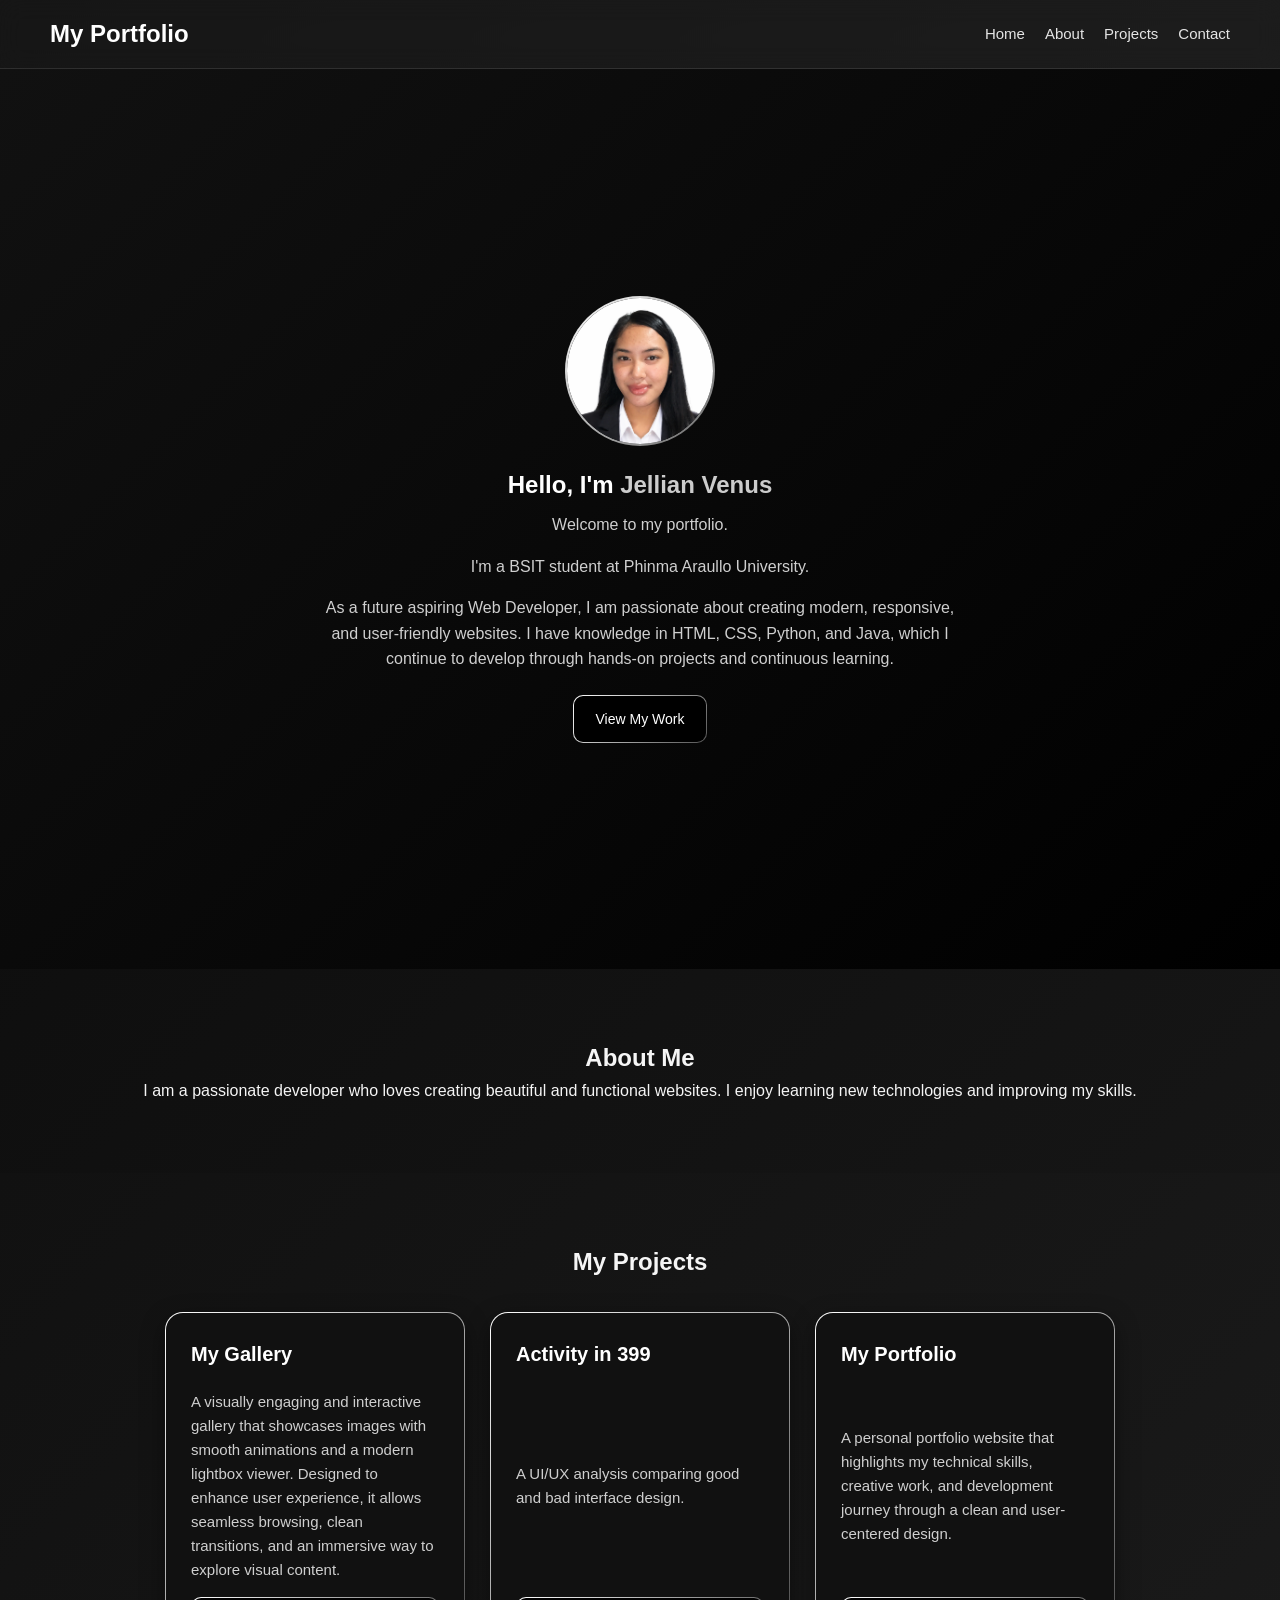
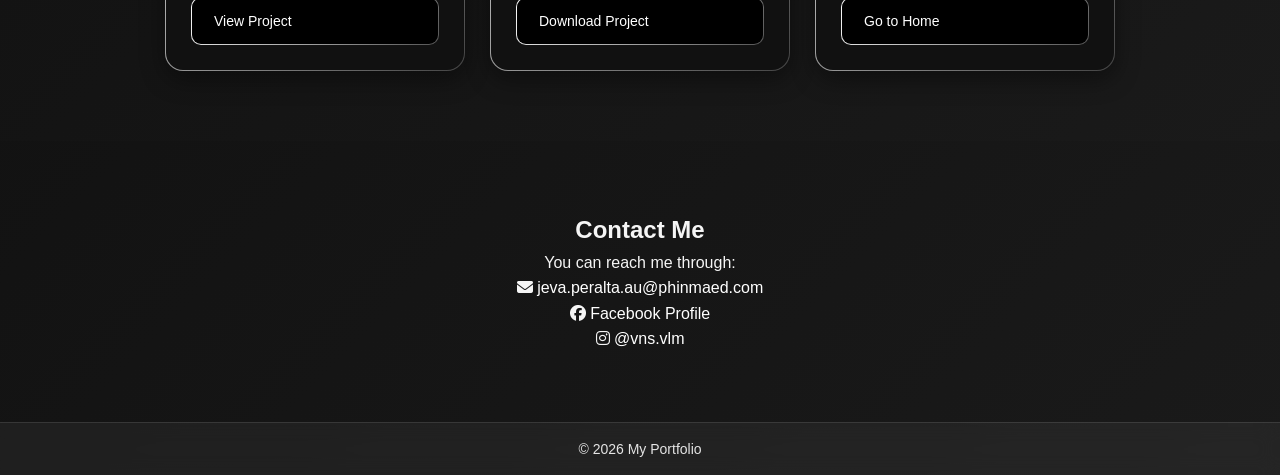
<file: index.html>
<!DOCTYPE html>
<html lang="en">
<head>
    <meta charset="UTF-8">
    <meta name="viewport" content="width=device-width, initial-scale=1.0">
    <title>Jellian Venus Portfolio</title>

    <!-- CSS -->
    <link rel="stylesheet" href="style.css">

    <!-- Font Awesome -->
    <link rel="stylesheet" href="https://cdnjs.cloudflare.com/ajax/libs/font-awesome/6.5.0/css/all.min.css">
</head>

<body>

<!-- NAVBAR -->
<header>
    <nav class="navbar">
        <h1 class="logo">My Portfolio</h1>
        <ul class="nav-links">
            <li><a href="#home">Home</a></li>
            <li><a href="#about">About</a></li>
            <li><a href="#projects">Projects</a></li>
            <li><a href="#contact">Contact</a></li>
        </ul>
    </nav>
</header>

<!-- HERO -->
<section id="home" class="hero">

    <!-- FIXED IMAGE PATH -->
    <img src="profile.png" alt="Jellian Profile" class="profile-pic">

    <h2>Hello, I'm <span>Jellian Venus</span></h2>

    <p>Welcome to my portfolio.</p>
    <p>I'm a BSIT student at Phinma Araullo University.</p>

    <p>
        As a future aspiring Web Developer, I am passionate about creating modern,
        responsive, and user-friendly websites. I have knowledge in HTML, CSS,
        Python, and Java, which I continue to develop through hands-on projects
        and continuous learning.
    </p>

    <a href="#projects" class="btn">View My Work</a>
</section>

<!-- ABOUT -->
<section id="about" class="about">
    <h2>About Me</h2>
    <p>
        I am a passionate developer who loves creating beautiful and functional websites.
        I enjoy learning new technologies and improving my skills.
    </p>
</section>

<!-- PROJECTS -->
<section id="projects" class="projects">
    <h2>My Projects</h2>

    <div class="project-container">

        <!-- PROJECT 1 -->
        <div class="project-card">
            <h3>My Gallery</h3>
            <p>
                A visually engaging and interactive gallery that showcases images with smooth animations and a modern lightbox viewer. Designed to enhance user experience, it allows seamless browsing, clean transitions, and an immersive way to explore visual content.
            </p>

            <!-- SAFE LINK -->
            <a href="https://jevaperaltaau-png.github.io/Living-art/" class="btn">View Project</a>
        </div>

        <!-- PROJECT 2 -->
      <div class="project-card">
    <h3>Activity in 399</h3>
    <p>
        A UI/UX analysis comparing good and bad interface design.
    </p>

    <a href="ui-analysis.pdf" class="btn" download="UI-UX-Analysis.pdf">
        Download Project
    </a>
</div>

        <!-- PROJECT 3 -->
        <div class="project-card">
            <h3>My Portfolio</h3>
            <p>
                A personal portfolio website that highlights my technical skills, creative work, and development journey through a clean and user-centered design.
            </p>
            <a href="#home" class="btn">Go to Home</a>
        </div>

    </div>
</section>

<!-- CONTACT -->
<section id="contact" class="contact">
    <h2>Contact Me</h2>
    <p>You can reach me through:</p>

    <div class="contact-info">

        <p>
            <i class="fas fa-envelope"></i>
            <a href="mailto:jeva.peralta.au@phinmaed.com">
                jeva.peralta.au@phinmaed.com
            </a>
        </p>

        <p>
            <i class="fab fa-facebook"></i>
            <a href="https://www.facebook.com/" target="_blank">
                Facebook Profile
            </a>
        </p>

        <p>
            <i class="fab fa-instagram"></i>
            <a href="https://www.instagram.com/" target="_blank">
                @vns.vlm
            </a>
        </p>

    </div>
</section>

<!-- FOOTER -->
<footer>
    <p>© 2026 My Portfolio</p>
</footer>

</body>
</html>
</file>
<file: style.css>
/* RESET */
* {
    margin: 0;
    padding: 0;
    box-sizing: border-box;
}

/* BODY */
body {
    font-family: Arial, sans-serif;
    line-height: 1.6;
    font-size: 16px;
    background: linear-gradient(135deg, #0a0a0a, #1a1a1a);
    color: #f5f5f5;
}

/* NAVBAR */
.navbar {
    display: flex;
    justify-content: space-between;
    align-items: center;
    padding: 15px 50px;

    background: rgba(255, 255, 255, 0.05);
    backdrop-filter: blur(12px);

    border-bottom: 1px solid rgba(255,255,255,0.1);
    color: white;
}

.nav-links {
    list-style: none;
    display: flex;
    gap: 20px;
}

.nav-links a {
    color: #e5e5e5;
    text-decoration: none;
    font-size: 15px;
    transition: 0.3s;
}

.nav-links a:hover {
    color: #ffffff;
}

/* HERO */
.hero {
    min-height: 100vh;
    display: flex;
    flex-direction: column;
    justify-content: center;
    align-items: center;

    background: linear-gradient(135deg, #111, #000);
    color: white;
    text-align: center;
    padding: 20px;
}

/* PROFILE IMAGE */
.profile-pic {
    width: 150px;
    height: 150px;
    border-radius: 50%;
    object-fit: cover;
    margin-bottom: 20px;

    border: 2px solid transparent;
    background: linear-gradient(#000, #000) padding-box,
                linear-gradient(135deg, #ffffff, #666666) border-box;
}

/* TEXT */
.hero h1 {
    font-size: 34px;
    margin-bottom: 10px;
}

.hero span {
    color: #cccccc;
}

.hero p {
    max-width: 650px;
    margin: 8px 0;
    font-size: 16px;
    color: #cfcfcf;
}

/* BUTTON */
.btn {
    margin-top: 15px;
    padding: 12px 22px;
    text-decoration: none;
    border-radius: 10px;
    font-size: 14px;
    color: white;

    background: rgba(255,255,255,0.05);
    backdrop-filter: blur(10px);

    border: 1px solid transparent;
    background-image: 
        linear-gradient(#000, #000),
        linear-gradient(135deg, #ffffff, #555);
    background-origin: border-box;
    background-clip: padding-box, border-box;

    transition: 0.3s;
}

.btn:hover {
    transform: translateY(-2px);
    background-image: 
        linear-gradient(#111, #111),
        linear-gradient(135deg, #fff, #999);
}

/* SECTIONS */
.about,
.projects,
.contact {
    padding: 70px 20px;
    text-align: center;
}

/* PROJECTS */
.projects {
    background: linear-gradient(135deg, #111, #1a1a1a);
}

/* CONTAINER */
.project-container {
    display: flex;
    gap: 25px;
    justify-content: center;
    flex-wrap: wrap;
    margin-top: 30px;
}

/* PROJECT CARD - GLASS + GRADIENT BORDER */
.project-card {
    width: 300px;
    min-height: 240px;
    padding: 25px;
    border-radius: 18px;

    position: relative;

    background: rgba(255, 255, 255, 0.05);
    backdrop-filter: blur(14px);

    border: 1px solid transparent;
    background-image: 
        linear-gradient(#111, #111),
        linear-gradient(135deg, #ffffff, #444);
    background-origin: border-box;
    background-clip: padding-box, border-box;

    box-shadow: 0 8px 25px rgba(0,0,0,0.4);

    text-align: left;
    display: flex;
    flex-direction: column;
    justify-content: space-between;

    transition: all 0.3s ease;
}

/* HOVER */
.project-card:hover {
    transform: translateY(-10px) scale(1.02);
    box-shadow: 0 12px 35px rgba(0,0,0,0.6);

    background-image: 
        linear-gradient(#111, #111),
        linear-gradient(135deg, #ffffff, #888);
}

/* TEXT */
.project-card h3 {
    margin-bottom: 10px;
    font-size: 20px;
    color: #ffffff;
}

.project-card p {
    font-size: 15px;
    line-height: 1.6;
    margin-top: 10px;
    color: #cfcfcf;
}

/* CONTACT */
.contact a {
    color: #ffffff;
    text-decoration: none;
}

.contact a:hover {
    text-decoration: underline;
}

/* FOOTER */
footer {
    background: rgba(255, 255, 255, 0.05);
    backdrop-filter: blur(10px);

    color: #e5e5e5;
    text-align: center;
    padding: 15px;
    font-size: 14px;

    border-top: 1px solid rgba(255,255,255,0.1);
}

/* RESPONSIVE */
@media (max-width: 768px) {
    .navbar {
        flex-direction: column;
        gap: 10px;
        padding: 15px 20px;
    }

    .project-container {
        flex-direction: column;
        align-items: center;
    }

    .hero {
        padding: 60px 20px;
    }

    .hero h1 {
        font-size: 26px;
    }

    .project-card {
        width: 90%;
    }
}
</file>
